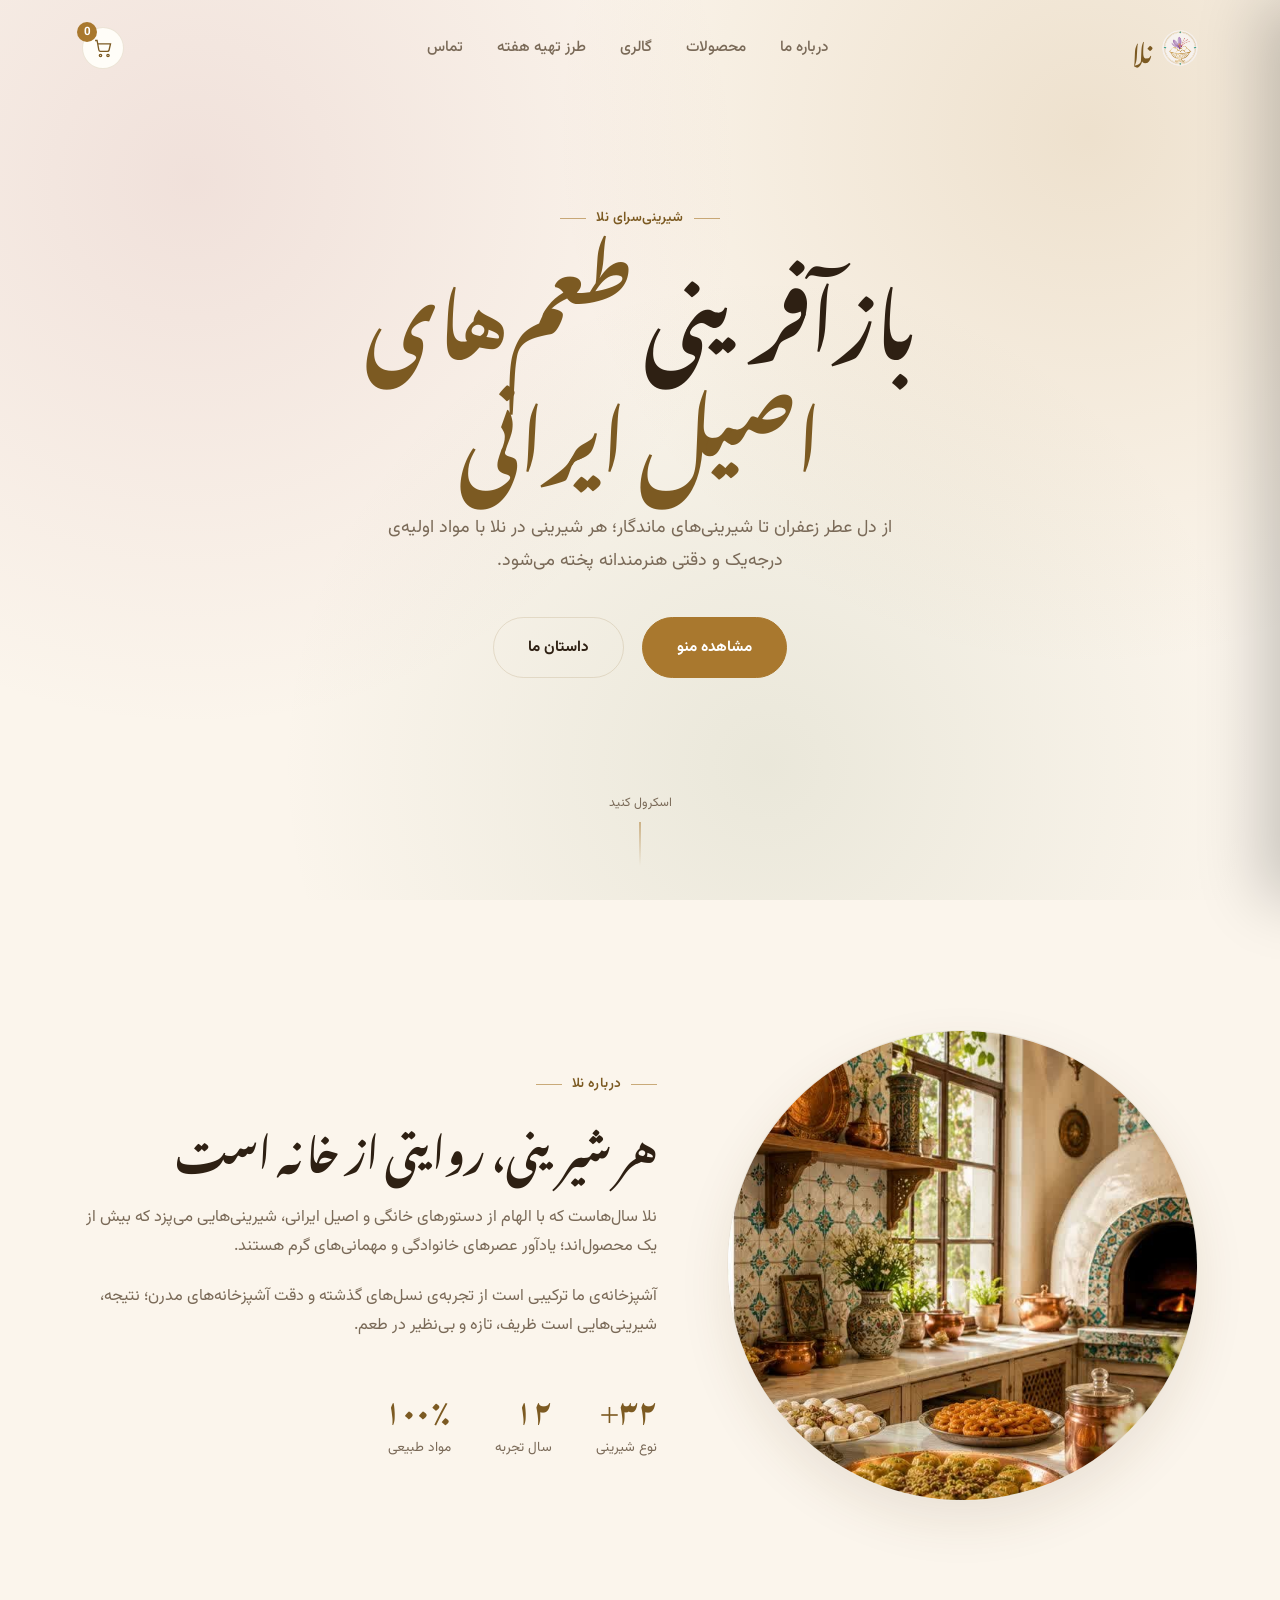
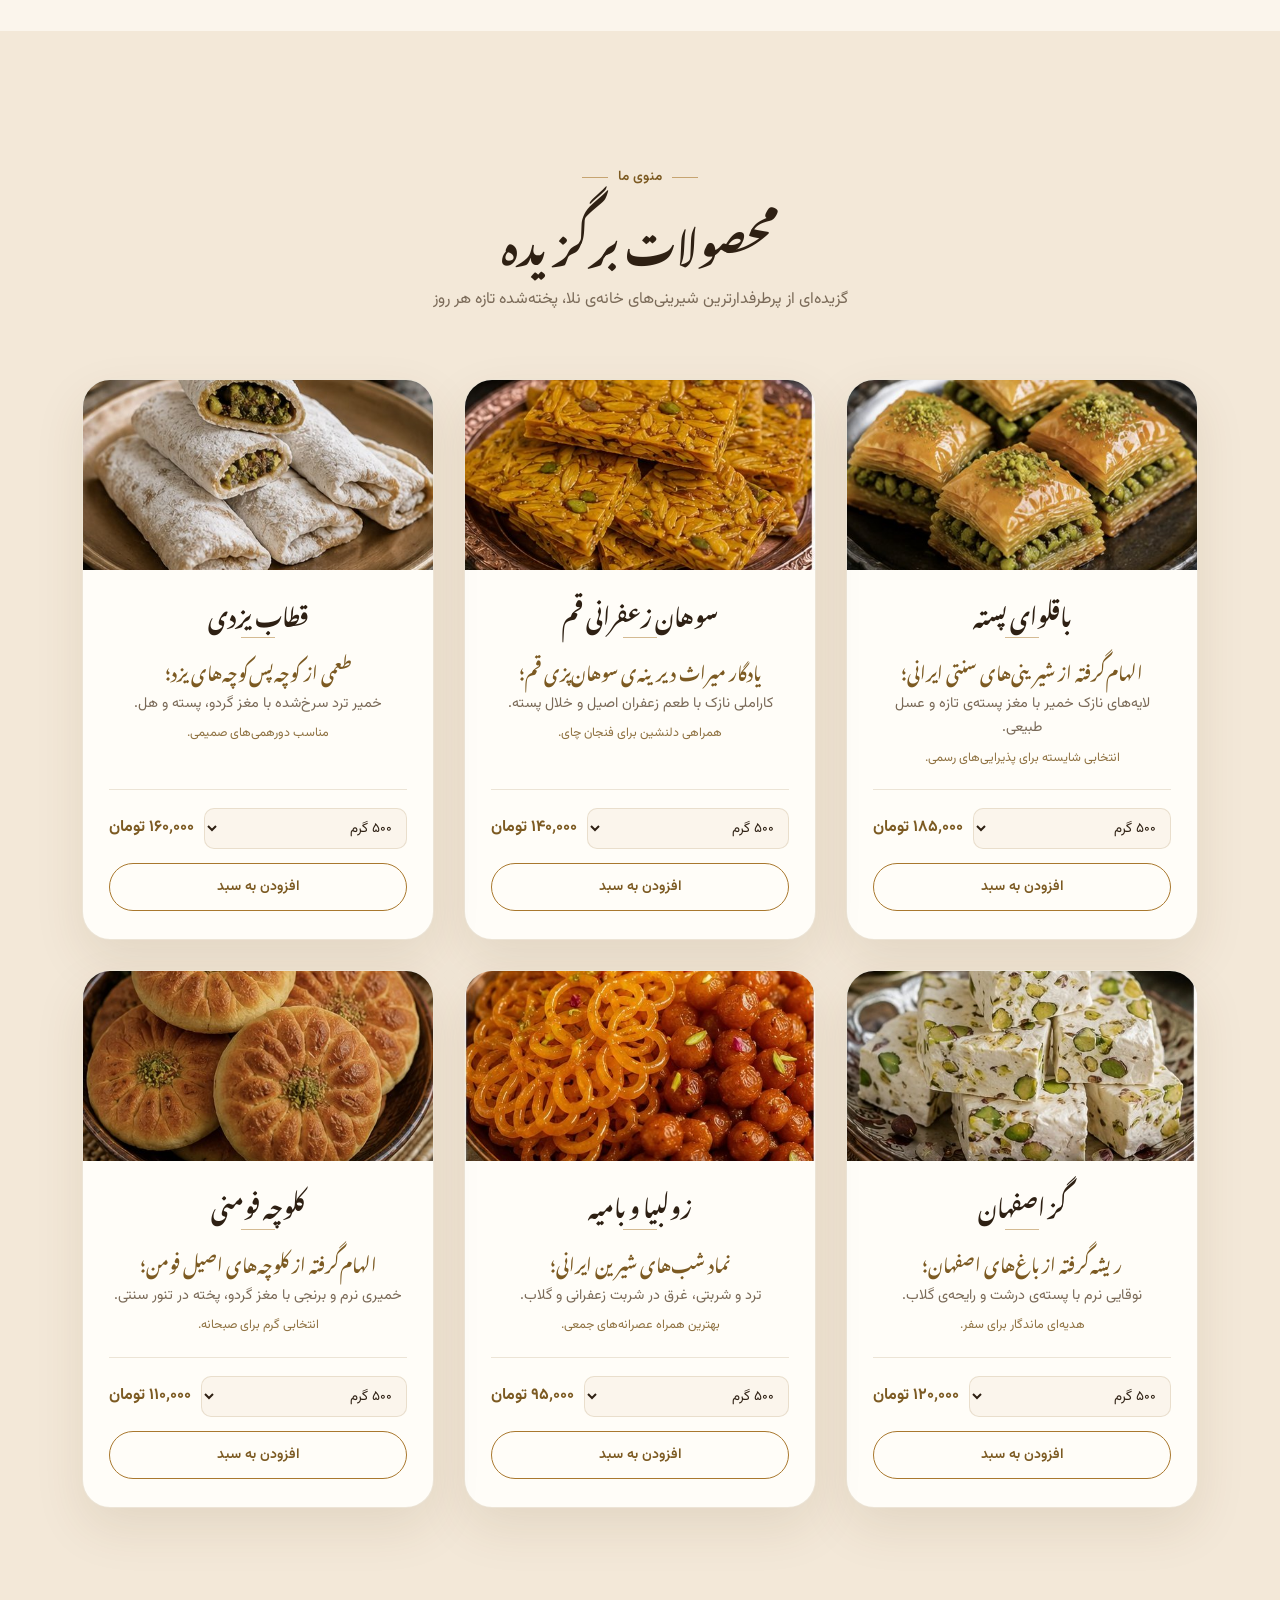
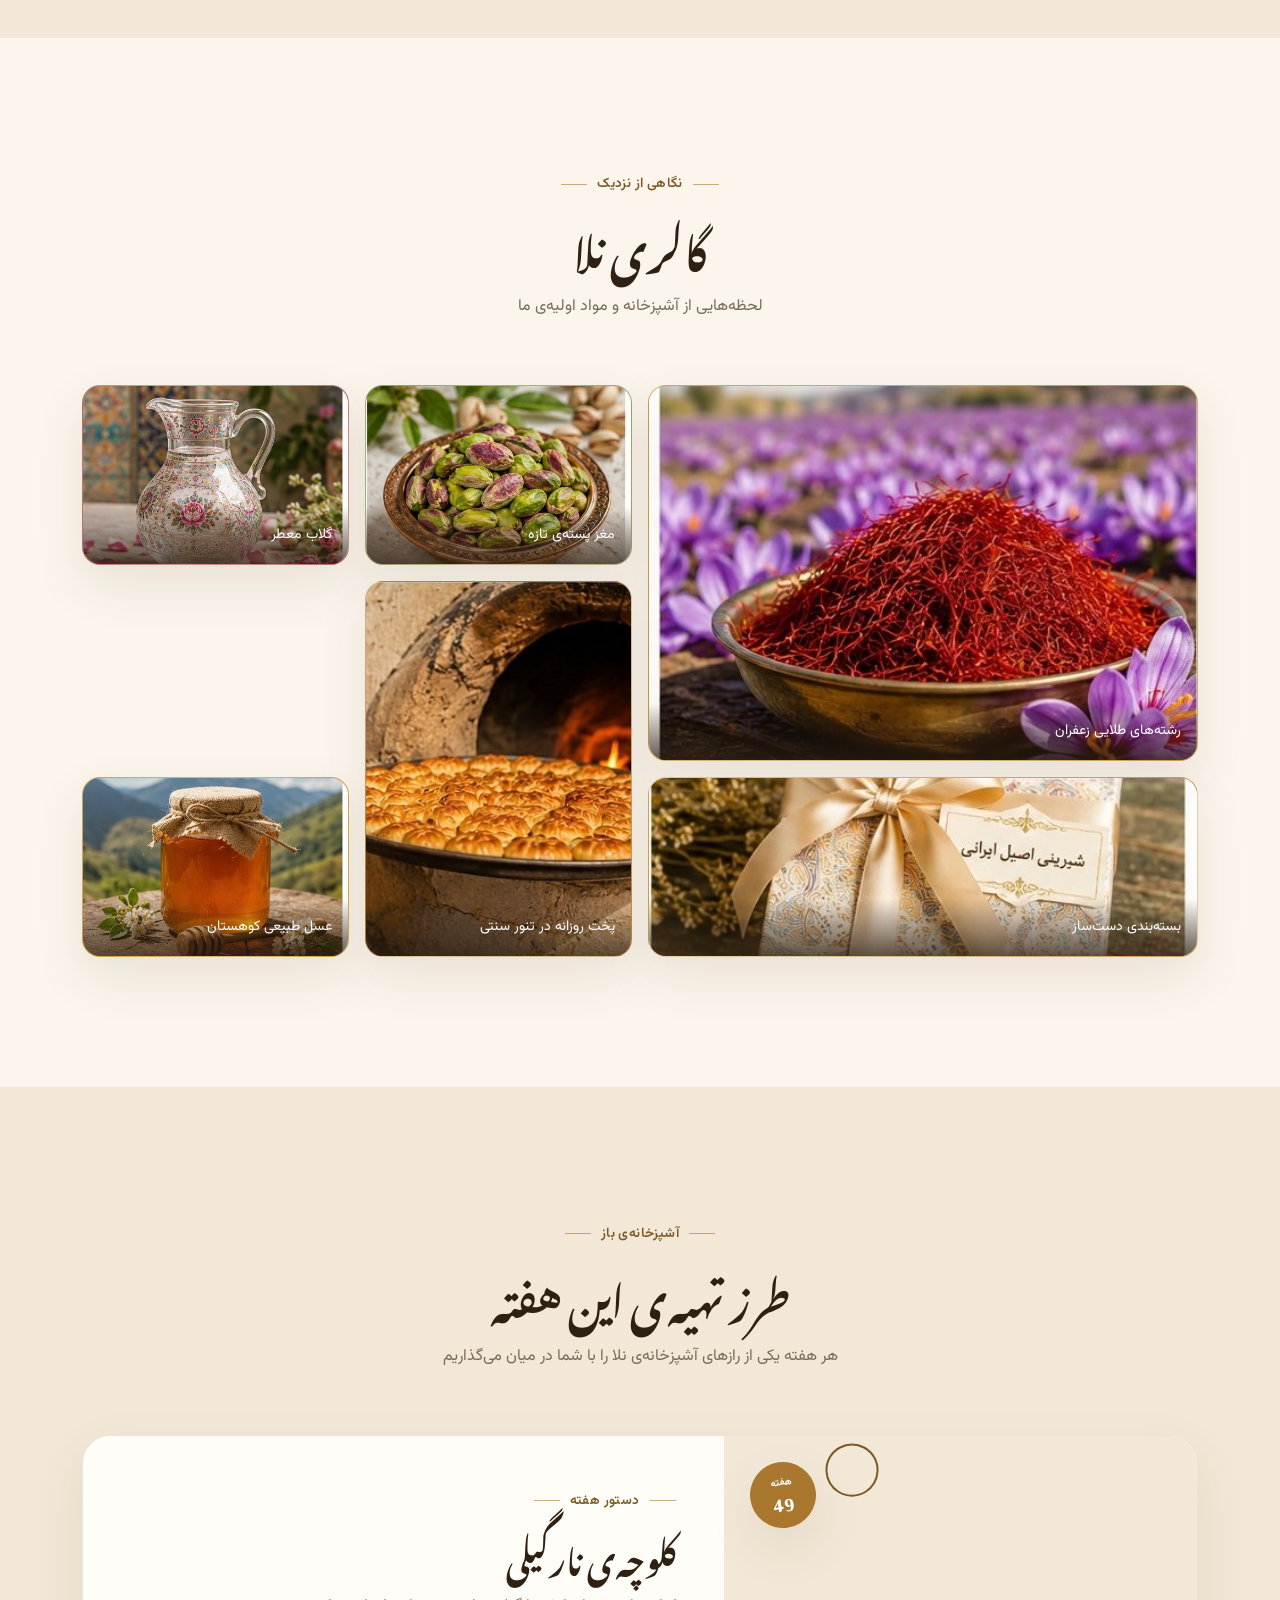
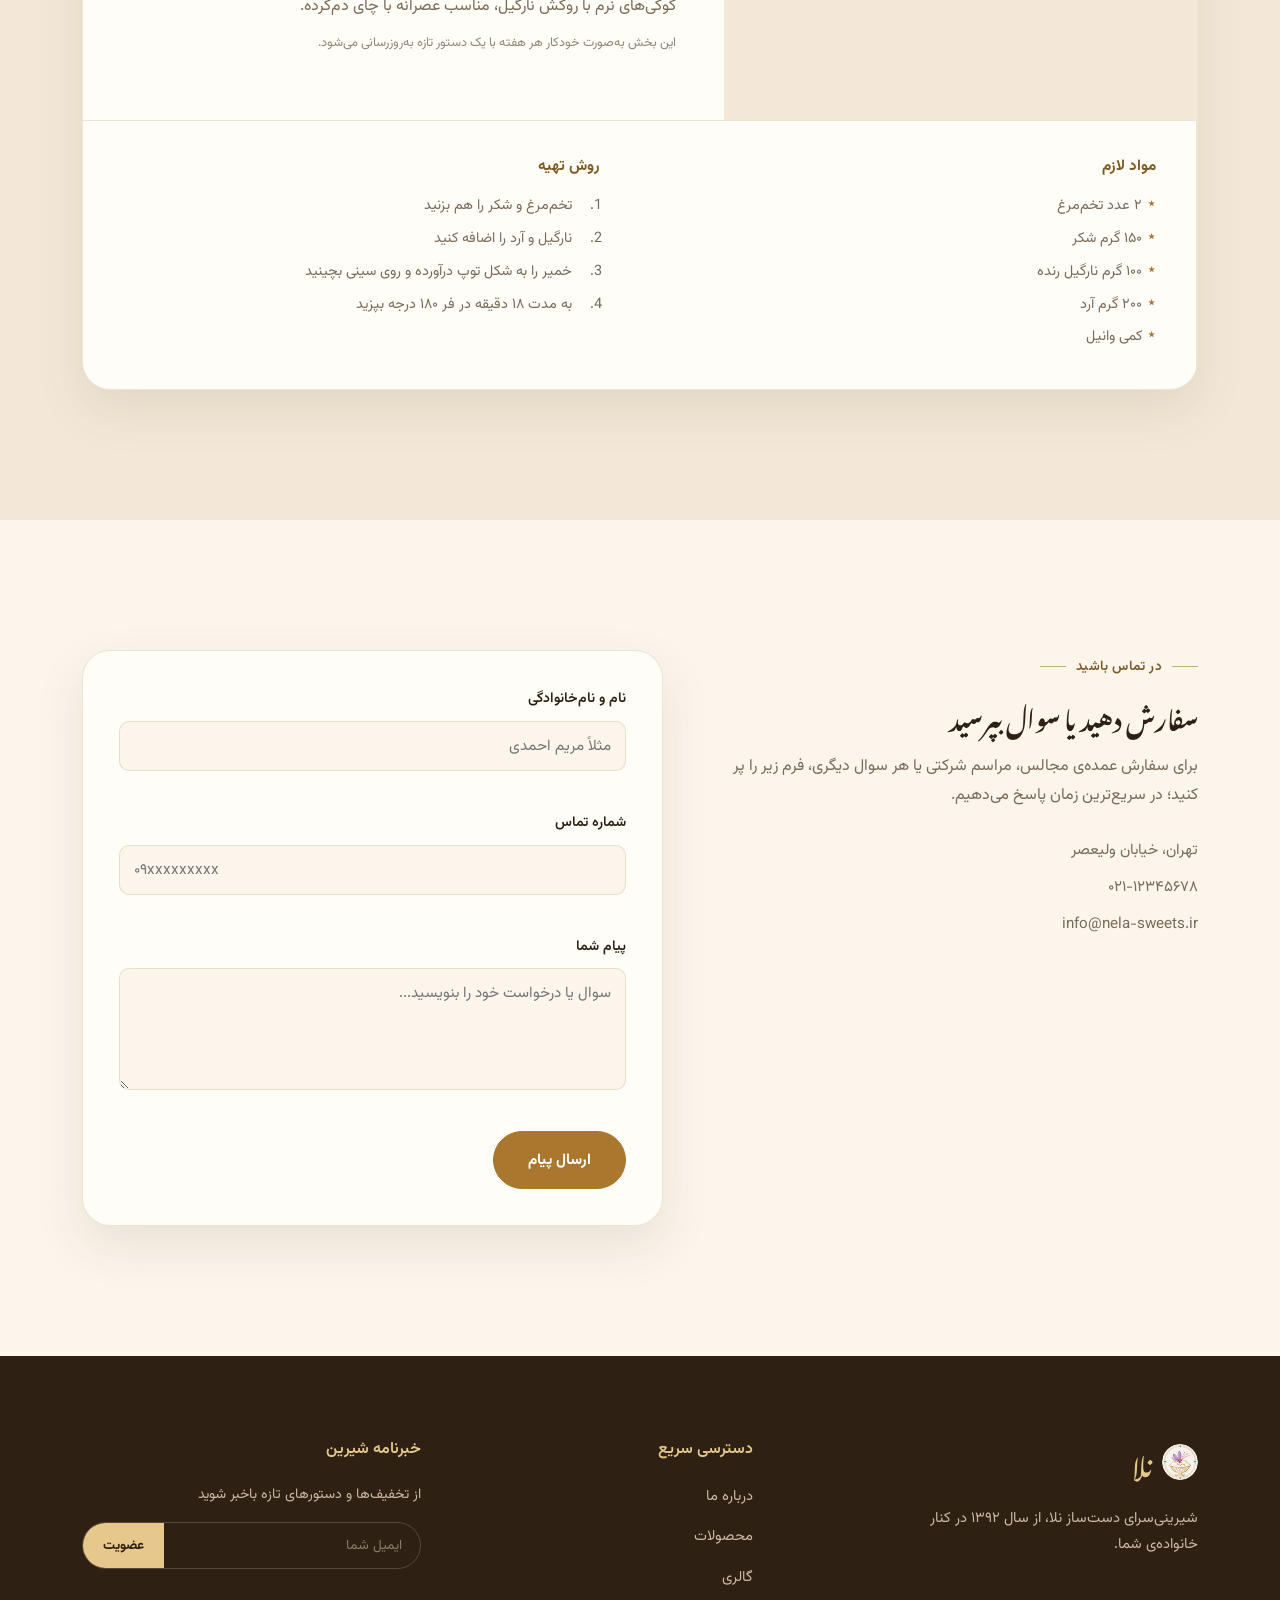
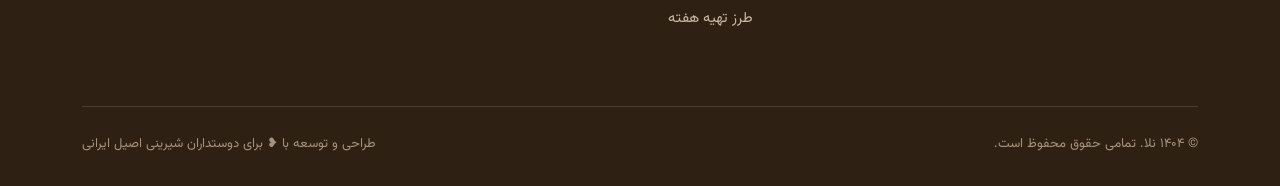
<file: index.html>
<!DOCTYPE html>
<html lang="fa" dir="rtl">
<head>
<meta charset="UTF-8">
<meta name="viewport" content="width=device-width, initial-scale=1.0">
<title>نلا | شیرینی‌سرای دست‌ساز</title>

<!--
  توضیح کلی فایل index.html
  ---------------------------------
  این فایل فقط ساختار (Markup) صفحه را دارد.
  تمام ظاهر و رنگ‌بندی در فایل style.css است.
  تمام رفتار تعاملی (سبد خرید، فرم‌ها، منو) در فایل script.js است.
  هر سه فایل باید کنار هم در یک پوشه باشند تا سایت درست کار کند.
-->

<!-- فونت‌های گوگل: وزیرمتن برای متن معمولی، نستعلیق اردو برای عنوان‌ها -->
<link rel="preconnect" href="https://fonts.googleapis.com">
<link href="https://fonts.googleapis.com/css2?family=Vazirmatn:wght@300;400;500;600;700;800&family=Noto+Nastaliq+Urdu:wght@400;600;700&display=swap" rel="stylesheet">

<!-- فایل استایل اختصاصی سایت -->
<link rel="stylesheet" href="style.css">
</head>
<body>

<!-- ======================================================================
     ۱. هدر و ناوبری
     شامل: لوگو، لینک‌های منو، دکمه‌ی سبد خرید (با نشان تعداد کالا)، و دکمه‌ی
     همبرگری برای موبایل. کلاس «scrolled» توسط جاوااسکریپت هنگام اسکرول
     به این تگ اضافه می‌شود تا پس‌زمینه‌ی هدر تغییر کند.
     ====================================================================== -->
<header class="nav" id="siteNav">
  <div class="container nav-row">

    <div class="brand">
      <span class="brand-icon"><img src="img/logo.png" alt="لوگو نلا"></span>
      <span class="brand-name">نلا</span>
    </div>

    <nav class="nav-links" id="navLinks">
      <a href="#about">درباره ما</a>
      <a href="#products">محصولات</a>
      <a href="#gallery">گالری</a>
      <a href="#recipe">طرز تهیه هفته</a>
      <a href="#contact">تماس</a>
    </nav>

    <div class="nav-actions">
      <!-- دکمه‌ی باز کردن سبد خرید — عدد داخل نشان (badge) با جاوااسکریپت به‌روزرسانی می‌شود -->
      <button class="cart-btn" id="cartBtn" type="button" aria-label="مشاهده سبد خرید">
        <svg viewBox="0 0 24 24" fill="none" stroke="currentColor" stroke-width="1.6">
          <circle cx="9" cy="21" r="1.4"/>
          <circle cx="18" cy="21" r="1.4"/>
          <path d="M2.5 3h2.4l2.1 11.4a2 2 0 0 0 2 1.6h8.3a2 2 0 0 0 2-1.6L21 7H6"/>
        </svg>
        <span class="cart-count" id="cartCount">0</span>
      </button>

      <!-- دکمه‌ی همبرگری، فقط در سایز موبایل نمایش داده می‌شود (در style.css) -->
      <button class="burger" id="burgerBtn" type="button" aria-label="باز کردن منو">
        <span></span><span></span><span></span>
      </button>
    </div>

  </div>
</header>

<!-- ======================================================================
     ۲. بخش قهرمان (Hero)
     ====================================================================== -->
<section class="hero">
  <div class="container hero-inner">
    <p class="eyebrow">شیرینی‌سرای نلا</p>
    <h1 class="reveal">بازآفرینی <span>طعم‌های اصیل ایرانی</span></h1>
    <p class="lead reveal">از دل عطر زعفران تا شیرینی‌های ماندگار؛ هر شیرینی در نلا با مواد اولیه‌ی درجه‌یک و دقتی هنرمندانه پخته می‌شود.</p>
    <div class="hero-actions reveal">
      <a href="#products" class="btn">مشاهده منو</a>
      <a href="#about" class="btn btn-ghost">داستان ما</a>
    </div>
  </div>
  <div class="scroll-cue"><span>اسکرول کنید</span><div class="stick"></div></div>
</section>

<!-- ======================================================================
     ۳. درباره ما
     ====================================================================== -->
<section id="about">
  <div class="container about-grid">
    <div class="about-visual reveal"><img src="img/about-kitchen.jpg" alt="آشپزخانه‌ی سنتی نلا"></div>
    <div class="about-text reveal">
      <div class="eyebrow">درباره نلا</div>
      <h2>هر شیرینی، روایتی از خانه است</h2>
      <p>نلا سال‌هاست که با الهام از دستورهای خانگی و اصیل ایرانی، شیرینی‌هایی می‌پزد که بیش از یک محصول‌اند؛ یادآور عصرهای خانوادگی و مهمانی‌های گرم هستند.</p>
      <p>آشپزخانه‌ی ما ترکیبی است از تجربه‌ی نسل‌های گذشته و دقت آشپزخانه‌های مدرن؛ نتیجه، شیرینی‌هایی است ظریف، تازه و بی‌نظیر در طعم.</p>
      <div class="about-stats">
        <div><b>۳۲+</b><span>نوع شیرینی</span></div>
        <div><b>۱۲</b><span>سال تجربه</span></div>
        <div><b>۱۰۰٪</b><span>مواد طبیعی</span></div>
      </div>
    </div>
  </div>
</section>

<!-- ======================================================================
     ۴. محصولات — بخش اصلیِ سبد خرید
     هر کارت یک دکمه‌ی «افزودن به سبد» دارد که در data-id مشخصه‌ی محصول
     و در data-name و data-price اطلاعات لازم برای جاوااسکریپت نوشته شده.
     خودِ لیست کامل قیمت‌ها هم در script.js (آرایه‌ی PRODUCTS) نگه‌داری
     می‌شود تا محاسبه‌ی مبلغ همیشه از یک منبع مطمئن باشد.
     ====================================================================== -->
<section id="products" class="alt">
  <div class="container">
    <div class="section-head reveal">
      <div class="eyebrow">منوی ما</div>
      <h2>محصولات برگزیده</h2>
      <p>گزیده‌ای از پرطرفدارترین شیرینی‌های خانه‌ی نلا، پخته‌شده تازه هر روز</p>
    </div>

    <div class="products-grid">

      <!-- ---------- کارت محصول ۱: باقلوا ---------- -->
      <article class="product-card reveal">
        <div class="product-photo product-photo--baklava"><img src="img/baghlava.jpg" alt="باقلوای پسته"></div>
        <div class="product-body">
          <h3>باقلوای پسته</h3>
          <div class="name-divider"></div>
          <p>
            <span class="story-lead">الهام‌گرفته از شیرینی‌های سنتی ایرانی؛</span>
            <span class="story-mid">لایه‌های نازک خمیر با مغز پسته‌ی تازه و عسل طبیعی.</span>
            <span class="story-occ">انتخابی شایسته برای پذیرایی‌های رسمی.</span>
          </p>
          <div class="product-footer">
            <div class="weight-row">
              <select class="weight-select" aria-label="انتخاب وزن">
                <option value="250">۲۵۰ گرم</option>
                <option value="500" selected>۵۰۰ گرم</option>
                <option value="1000">۱ کیلوگرم</option>
              </select>
              <span class="unit-price"></span>
            </div>
            <button type="button" class="btn-add" data-id="baklava-pesteh" data-name="باقلوای پسته">
              افزودن به سبد
            </button>
          </div>
        </div>
      </article>

      <!-- ---------- کارت محصول ۲: سوهان ---------- -->
      <article class="product-card reveal">
        <div class="product-photo product-photo--sohan"><img src="img/sohan.jpg" alt="سوهان زعفرانی قم"></div>
        <div class="product-body">
          <h3>سوهان زعفرانی قم</h3>
          <div class="name-divider"></div>
          <p>
            <span class="story-lead">یادگار میراث دیرینه‌ی سوهان‌پزی قم؛</span>
            <span class="story-mid">کاراملی نازک با طعم زعفران اصیل و خلال پسته.</span>
            <span class="story-occ">همراهی دلنشین برای فنجان چای.</span>
          </p>
          <div class="product-footer">
            <div class="weight-row">
              <select class="weight-select" aria-label="انتخاب وزن">
                <option value="250">۲۵۰ گرم</option>
                <option value="500" selected>۵۰۰ گرم</option>
                <option value="1000">۱ کیلوگرم</option>
              </select>
              <span class="unit-price"></span>
            </div>
            <button type="button" class="btn-add" data-id="sohan-ghom" data-name="سوهان زعفرانی قم">
              افزودن به سبد
            </button>
          </div>
        </div>
      </article>

      <!-- ---------- کارت محصول ۳: قطاب ---------- -->
      <article class="product-card reveal">
        <div class="product-photo product-photo--ghotab"><img src="img/ghotab.jpg" alt="قطاب یزدی"></div>
        <div class="product-body">
          <h3>قطاب یزدی</h3>
          <div class="name-divider"></div>
          <p>
            <span class="story-lead">طعمی از کوچه‌پس‌کوچه‌های یزد؛</span>
            <span class="story-mid">خمیر ترد سرخ‌شده با مغز گردو، پسته و هل.</span>
            <span class="story-occ">مناسب دورهمی‌های صمیمی.</span>
          </p>
          <div class="product-footer">
            <div class="weight-row">
              <select class="weight-select" aria-label="انتخاب وزن">
                <option value="250">۲۵۰ گرم</option>
                <option value="500" selected>۵۰۰ گرم</option>
                <option value="1000">۱ کیلوگرم</option>
              </select>
              <span class="unit-price"></span>
            </div>
            <button type="button" class="btn-add" data-id="ghotab-yazdi" data-name="قطاب یزدی">
              افزودن به سبد
            </button>
          </div>
        </div>
      </article>

      <!-- ---------- کارت محصول ۴: گز ---------- -->
      <article class="product-card reveal">
        <div class="product-photo product-photo--gaz"><img src="img/gaz.jpg" alt="گز اصفهان"></div>
        <div class="product-body">
          <h3>گز اصفهان</h3>
          <div class="name-divider"></div>
          <p>
            <span class="story-lead">ریشه‌گرفته از باغ‌های اصفهان؛</span>
            <span class="story-mid">نوقایی نرم با پسته‌ی درشت و رایحه‌ی گلاب.</span>
            <span class="story-occ">هدیه‌ای ماندگار برای سفر.</span>
          </p>
          <div class="product-footer">
            <div class="weight-row">
              <select class="weight-select" aria-label="انتخاب وزن">
                <option value="250">۲۵۰ گرم</option>
                <option value="500" selected>۵۰۰ گرم</option>
                <option value="1000">۱ کیلوگرم</option>
              </select>
              <span class="unit-price"></span>
            </div>
            <button type="button" class="btn-add" data-id="gaz-esfahan" data-name="گز اصفهان">
              افزودن به سبد
            </button>
          </div>
        </div>
      </article>

      <!-- ---------- کارت محصول ۵: زولبیا و بامیه ---------- -->
      <article class="product-card reveal">
        <div class="product-photo product-photo--zoolbia"><img src="img/zoolbia.jpg" alt="زولبیا و بامیه"></div>
        <div class="product-body">
          <h3>زولبیا و بامیه</h3>
          <div class="name-divider"></div>
          <p>
            <span class="story-lead">نماد شب‌های شیرین ایرانی؛</span>
            <span class="story-mid">ترد و شربتی، غرق در شربت زعفرانی و گلاب.</span>
            <span class="story-occ">بهترین همراه عصرانه‌های جمعی.</span>
          </p>
          <div class="product-footer">
            <div class="weight-row">
              <select class="weight-select" aria-label="انتخاب وزن">
                <option value="250">۲۵۰ گرم</option>
                <option value="500" selected>۵۰۰ گرم</option>
                <option value="1000">۱ کیلوگرم</option>
              </select>
              <span class="unit-price"></span>
            </div>
            <button type="button" class="btn-add" data-id="zoolbia-bamie" data-name="زولبیا و بامیه">
              افزودن به سبد
            </button>
          </div>
        </div>
      </article>

      <!-- ---------- کارت محصول ۶: کلوچه ---------- -->
      <article class="product-card reveal">
        <div class="product-photo product-photo--koloocheh"><img src="img/koloocheh.jpg" alt="کلوچه فومنی"></div>
        <div class="product-body">
          <h3>کلوچه فومنی</h3>
          <div class="name-divider"></div>
          <p>
            <span class="story-lead">الهام‌گرفته از کلوچه‌های اصیل فومن؛</span>
            <span class="story-mid">خمیری نرم و برنجی با مغز گردو، پخته در تنور سنتی.</span>
            <span class="story-occ">انتخابی گرم برای صبحانه.</span>
          </p>
          <div class="product-footer">
            <div class="weight-row">
              <select class="weight-select" aria-label="انتخاب وزن">
                <option value="250">۲۵۰ گرم</option>
                <option value="500" selected>۵۰۰ گرم</option>
                <option value="1000">۱ کیلوگرم</option>
              </select>
              <span class="unit-price"></span>
            </div>
            <button type="button" class="btn-add" data-id="koloocheh-fouman" data-name="کلوچه فومنی">
              افزودن به سبد
            </button>
          </div>
        </div>
      </article>

    </div>
  </div>
</section>

<!-- ======================================================================
     ۵. گالری — فقط نمایشی است، نیاز به تعامل ندارد
     ====================================================================== -->
<section id="gallery">
  <div class="container">
    <div class="section-head reveal">
      <div class="eyebrow">نگاهی از نزدیک</div>
      <h2>گالری نلا</h2>
      <p>لحظه‌هایی از آشپزخانه و مواد اولیه‌ی ما</p>
    </div>
    <div class="gallery-grid">
      <div class="gallery-item wide tall reveal gallery-item--saffron"><img class="gallery-photo" src="img/g-saffron.jpg" alt="رشته‌های طلایی زعفران"><div class="caption">رشته‌های طلایی زعفران</div></div>
      <div class="gallery-item reveal gallery-item--pistachio"><img class="gallery-photo" src="img/g-pistachio.jpg" alt="مغز پسته‌ی تازه"><div class="caption">مغز پسته‌ی تازه</div></div>
      <div class="gallery-item reveal gallery-item--rose"><img class="gallery-photo" src="img/g-rosewater.jpg" alt="گلاب معطر"><div class="caption">گلاب معطر</div></div>
      <div class="gallery-item tall reveal gallery-item--oven"><img class="gallery-photo" src="img/g-oven.jpg" alt="پخت روزانه در تنور سنتی"><div class="caption">پخت روزانه در تنور سنتی</div></div>
      <div class="gallery-item wide reveal gallery-item--gift"><img class="gallery-photo" src="img/g-giftwrap.jpg" alt="بسته‌بندی دست‌ساز"><div class="caption">بسته‌بندی دست‌ساز</div></div>
      <div class="gallery-item reveal gallery-item--honey"><img class="gallery-photo" src="img/g-honey.jpg" alt="عسل طبیعی کوهستان"><div class="caption">عسل طبیعی کوهستان</div></div>
    </div>
  </div>
</section>

<!-- ======================================================================
     ۶. طرز تهیه‌ی هفته — محتوایش با جاوااسکریپت و بر اساس شماره‌ی هفته‌ی
     سال، به‌صورت خودکار عوض می‌شود (چهار دستور در چرخش).
     ====================================================================== -->
<section id="recipe" class="alt">
  <div class="container">
    <div class="section-head reveal">
      <div class="eyebrow">آشپزخانه‌ی باز</div>
      <h2>طرز تهیه‌ی این هفته</h2>
      <p>هر هفته یکی از رازهای آشپزخانه‌ی نلا را با شما در میان می‌گذاریم</p>
    </div>

    <div class="recipe-card reveal">
      <div class="recipe-top">
        <div class="recipe-visual">
          <div class="recipe-seal"><span>هفته</span><b id="weekNumber">--</b></div>
          <svg id="recipeIcon" viewBox="0 0 200 200"></svg>
        </div>
        <div class="recipe-body">
          <div class="eyebrow">دستور هفته</div>
          <h2 id="recipeTitle">در حال بارگذاری...</h2>
          <p id="recipeDesc"></p>
          <p class="recipe-note">این بخش به‌صورت خودکار هر هفته با یک دستور تازه به‌روزرسانی می‌شود.</p>
        </div>
      </div>
      <div class="recipe-strip">
        <div class="recipe-strip-item">
          <h4>مواد لازم</h4>
          <ul id="recipeIngredients"></ul>
        </div>
        <div class="recipe-strip-item">
          <h4>روش تهیه</h4>
          <ol id="recipeSteps"></ol>
        </div>
      </div>
    </div>
  </div>
</section>

<!-- ======================================================================
     ۷. تماس با ما — فرم واقعی با اعتبارسنجی سمت کاربر
     ====================================================================== -->
<section id="contact">
  <div class="container contact-grid">
    <div class="reveal">
      <div class="eyebrow">در تماس باشید</div>
      <h2>سفارش دهید یا سوال بپرسید</h2>
      <p class="contact-lead">برای سفارش عمده‌ی مجالس، مراسم شرکتی یا هر سوال دیگری، فرم زیر را پر کنید؛ در سریع‌ترین زمان پاسخ می‌دهیم.</p>
      <ul class="contact-info">
        <li>تهران، خیابان ولیعصر</li>
        <li>۰۲۱-۱۲۳۴۵۶۷۸</li>
        <li>info@nela-sweets.ir</li>
      </ul>
    </div>

    <form class="contact-form reveal" id="contactForm" novalidate>
      <div class="form-row">
        <label for="cName">نام و نام‌خانوادگی</label>
        <input type="text" id="cName" name="cName" placeholder="مثلاً مریم احمدی" required>
        <span class="form-error" id="cNameError"></span>
      </div>
      <div class="form-row">
        <label for="cPhone">شماره تماس</label>
        <input type="tel" id="cPhone" name="cPhone" placeholder="۰۹xxxxxxxxx" required>
        <span class="form-error" id="cPhoneError"></span>
      </div>
      <div class="form-row">
        <label for="cMessage">پیام شما</label>
        <textarea id="cMessage" name="cMessage" rows="4" placeholder="سوال یا درخواست خود را بنویسید..." required></textarea>
        <span class="form-error" id="cMessageError"></span>
      </div>
      <button type="submit" class="btn">ارسال پیام</button>
      <p class="form-success" id="contactSuccess" hidden>پیام شما با موفقیت ارسال شد؛ به‌زودی با شما تماس می‌گیریم.</p>
    </form>
  </div>
</section>

<!-- ======================================================================
     ۸. فوتر — شامل فرم خبرنامه‌ی کوچک
     ====================================================================== -->
<footer>
  <div class="container">
    <div class="footer-grid">
      <div class="footer-brand">
        <div class="brand">
          <span class="brand-icon"><img src="img/logo.png" alt="لوگو نلا"></span>
          <span class="brand-name">نلا</span>
        </div>
        <p>شیرینی‌سرای دست‌ساز نلا، از سال ۱۳۹۲ در کنار خانواده‌ی شما.</p>
      </div>

      <div class="footer-col">
        <h4>دسترسی سریع</h4>
        <ul>
          <li><a href="#about">درباره ما</a></li>
          <li><a href="#products">محصولات</a></li>
          <li><a href="#gallery">گالری</a></li>
          <li><a href="#recipe">طرز تهیه هفته</a></li>
        </ul>
      </div>

      <div class="footer-col">
        <h4>خبرنامه شیرین</h4>
        <p class="footer-note">از تخفیف‌ها و دستورهای تازه باخبر شوید</p>
        <form class="newsletter-form" id="newsletterForm" novalidate>
          <input type="email" id="newsletterEmail" placeholder="ایمیل شما" required>
          <button type="submit">عضویت</button>
        </form>
        <span class="form-error" id="newsletterError"></span>
        <p class="form-success" id="newsletterSuccess" hidden>عضویت شما ثبت شد!</p>
      </div>
    </div>

    <div class="footer-bottom">
      <span>© ۱۴۰۴ نلا. تمامی حقوق محفوظ است.</span>
      <span>طراحی و توسعه با ❥ برای دوستداران شیرینی اصیل ایرانی</span>
    </div>
  </div>
</footer>

<!-- ======================================================================
     ۹. پنل سبد خرید (Cart Drawer)
     یک پنل کشویی که به‌طور پیش‌فرض پنهان است (کلاس open آن را نمایان می‌کند).
     محتوای لیست کالاها به‌طور کامل با جاوااسکریپت ساخته می‌شود.
     ====================================================================== -->
<div class="overlay" id="overlay"></div>

<aside class="cart-drawer" id="cartDrawer" aria-label="سبد خرید">
  <div class="cart-drawer-head">
    <h3>سبد خرید</h3>
    <button type="button" class="icon-btn" id="closeCartBtn" aria-label="بستن سبد خرید">✕</button>
  </div>

  <div class="cart-items" id="cartItems">
    <!-- ردیف‌های سبد خرید اینجا با جاوااسکریپت اضافه می‌شوند -->
    <p class="cart-empty" id="cartEmptyMsg">سبد خرید شما خالی است.</p>
  </div>

  <div class="cart-drawer-foot">
    <div class="cart-total-row">
      <span>جمع کل</span>
      <span id="cartTotal">۰ تومان</span>
    </div>
    <button type="button" class="btn btn-block" id="goToCheckoutBtn" disabled>ادامه و تسویه‌حساب</button>
  </div>
</aside>

<!-- ======================================================================
     ۱۰. پنجره‌ی تسویه‌حساب (Checkout Modal)
     ====================================================================== -->
<div class="modal" id="checkoutModal" aria-hidden="true">
  <div class="modal-box">

    <button type="button" class="icon-btn modal-close" id="closeCheckoutBtn" aria-label="بستن">✕</button>

    <!-- مرحله‌ی ۱: فرم اطلاعات سفارش -->
    <div id="checkoutFormView">
      <h3>تکمیل سفارش</h3>

      <div class="checkout-summary" id="checkoutSummary">
        <!-- خلاصه‌ی سفارش با جاوااسکریپت پر می‌شود -->
      </div>

      <form id="checkoutForm" novalidate>
        <div class="form-row">
          <label for="oName">نام و نام‌خانوادگی</label>
          <input type="text" id="oName" required>
          <span class="form-error" id="oNameError"></span>
        </div>
        <div class="form-row">
          <label for="oPhone">شماره تماس</label>
          <input type="tel" id="oPhone" placeholder="۰۹xxxxxxxxx" required>
          <span class="form-error" id="oPhoneError"></span>
        </div>
        <div class="form-row">
          <label for="oAddress">آدرس کامل</label>
          <textarea id="oAddress" rows="3" required></textarea>
          <span class="form-error" id="oAddressError"></span>
        </div>

        <div class="form-row">
          <span class="form-label-static">نحوه‌ی پرداخت</span>
          <div class="radio-group">
            <label><input type="radio" name="payMethod" value="cod" checked> پرداخت در محل</label>
            <label><input type="radio" name="payMethod" value="card"> کارت به کارت</label>
          </div>
        </div>

        <button type="submit" class="btn btn-block">ثبت نهایی سفارش</button>
      </form>
    </div>

    <!-- مرحله‌ی ۲: پیام موفقیت سفارش (پیش‌فرض پنهان است) -->
    <div id="checkoutSuccessView" hidden>
      <div class="success-icon">✓</div>
      <h3>سفارش شما ثبت شد!</h3>
      <p>شماره‌ی پیگیری سفارش شما: <b id="orderNumber">--</b></p>
      <p class="recipe-note">همکاران ما به‌زودی برای هماهنگی ارسال با شما تماس می‌گیرند.</p>
      <button type="button" class="btn btn-block" id="closeSuccessBtn">باشه، متوجه شدم</button>
    </div>

  </div>
</div>

<!-- ======================================================================
     ۱۱. نوتیفیکیشن کوچک شناور (Toast) — برای پیام «به سبد اضافه شد»
     ====================================================================== -->
<div class="toast" id="toast"></div>

<!-- فایل جاوااسکریپت — حتماً باید بعد از تمام محتوای صفحه لود شود -->
<script src="script.js"></script>
</body>
</html>
</file>
<file: style.css>
/* ============================================================
   style.css — استایل کامل سایت نلا
   ------------------------------------------------------------
   این فایل با CSS خالص و دستی نوشته شده (بدون Bootstrap/Tailwind
   یا هر فریم‌ورک دیگر). ساختار فایل به این ترتیب است:

   ۱.  متغیرهای طراحی (رنگ‌ها، فونت‌ها)
   ۲.  ریست پایه و عناصر عمومی (دکمه‌ها، کانتینر)
   ۳.  هدر و ناوبری
   ۴.  بخش قهرمان (Hero)
   ۵.  بخش درباره‌ی ما
   ۶.  بخش محصولات
   ۷.  بخش گالری
   ۸.  بخش طرز تهیه‌ی هفته
   ۹.  بخش تماس با ما و فرم‌ها
   ۱۰. فوتر
   ۱۱. سبد خرید (Drawer)
   ۱۲. پنجره‌ی تسویه‌حساب (Modal)
   ۱۳. نوتیفیکیشن Toast
   ۱۴. انیمیشن‌های ورود هنگام اسکرول
   ۱۵. واکنش‌گرایی (Responsive / Media Queries)
   ============================================================ */


/* ============================================================
   ۱. متغیرهای طراحی
   همه‌ی رنگ‌ها، فونت‌ها و مقادیر تکرارشونده اینجا تعریف می‌شوند
   تا تغییر کلی ظاهر سایت فقط با ویرایش همین بخش ممکن باشد.
   ============================================================ */
:root{
  /* پالت رنگ: عاجی گرم + طلایی زعفرانی + سبز پسته + صورتی گلاب */
  --bg:            #FBF5EC;
  --bg-soft:       #F3E8D8;
  --surface:       #FFFDF8;
  --surface-line:  rgba(139,100,40,0.16);
  --ink:           #2E2013;
  --ink-dim:       #7a6a58;
  --gold:          #A9782E;
  --gold-deep:     #7C5A22;
  --gold-soft:     #E7C88C;
  --pistachio:     #6F8557;
  --rose:          #B06771;
  --danger:        #B23B3B;

  --shadow:        0 20px 50px rgba(90,60,20,0.10);
  --shadow-lg:     0 30px 70px rgba(90,60,20,0.16);

  --font-display: 'Noto Nastaliq Urdu', serif;
  --font-body:    'Vazirmatn', sans-serif;

  --container: 1180px;
  --radius-lg: 28px;
  --radius-md: 18px;
  --radius-sm: 10px;
  --ease: cubic-bezier(.22,.61,.36,1);
}


/* ============================================================
   ۲. ریست پایه و عناصر عمومی
   ============================================================ */
*{ margin:0; padding:0; box-sizing:border-box; }
html{ scroll-behavior:smooth; }
body{
  background:var(--bg);
  color:var(--ink);
  font-family:var(--font-body);
  line-height:1.8;
  overflow-x:hidden;
}
img, svg{ display:block; max-width:100%; }
a{ color:inherit; text-decoration:none; }
ul{ list-style:none; }
button{ font-family:inherit; cursor:pointer; }
h1, h2, h3{ font-family:var(--font-display); font-weight:700; color:var(--ink); line-height:1.5; }

.container{ max-width:var(--container); margin:0 auto; padding:0 32px; }

.eyebrow{
  display:inline-flex; align-items:center; gap:10px;
  font-size:.85rem; color:var(--gold-deep); font-weight:600; letter-spacing:.4px;
  margin-bottom:18px;
}
.eyebrow::before, .eyebrow::after{ content:''; width:26px; height:1px; background:var(--gold); opacity:.6; }

/* دکمه‌ی اصلی (پرشده با رنگ طلایی) */
.btn{
  display:inline-flex; align-items:center; justify-content:center; gap:10px;
  padding:16px 34px; border-radius:100px;
  background:var(--gold); color:#fff; font-weight:700; font-size:.95rem;
  border:1px solid var(--gold); cursor:pointer;
  transition:transform .3s var(--ease), background .3s var(--ease), box-shadow .3s var(--ease);
}
.btn:hover{ transform:translateY(-3px); background:var(--gold-deep); box-shadow:var(--shadow); }
.btn:disabled{ opacity:.5; cursor:not-allowed; transform:none; }
.btn-ghost{ background:transparent; color:var(--ink); border:1px solid var(--surface-line); }
.btn-ghost:hover{ background:rgba(169,120,46,.08); border-color:var(--gold); color:var(--gold-deep); }
.btn-block{ width:100%; }

.icon-btn{
  width:36px; height:36px; border-radius:50%; border:none; background:transparent;
  font-size:1rem; color:var(--ink-dim); display:flex; align-items:center; justify-content:center;
  transition:background .25s;
}
.icon-btn:hover{ background:var(--bg-soft); color:var(--ink); }

section{ padding:130px 0; position:relative; }
section.alt{ background:var(--bg-soft); }

.section-head{ text-align:center; max-width:600px; margin:0 auto 64px; }
.section-head h2{ font-size:2.6rem; margin-bottom:16px; }
.section-head p{ color:var(--ink-dim); }


/* ============================================================
   ۳. هدر و ناوبری
   ============================================================ */
header.nav{
  position:fixed; inset:0 0 auto 0; z-index:100;
  padding:22px 0;
  transition:padding .4s var(--ease), background .4s var(--ease), box-shadow .4s var(--ease), border-color .4s var(--ease);
  border-bottom:1px solid transparent;
}
/* این کلاس با جاوااسکریپت هنگام اسکرول اضافه می‌شود */
header.nav.scrolled{
  padding:12px 0;
  background:rgba(251,245,236,0.9);
  backdrop-filter:blur(14px) saturate(140%);
  -webkit-backdrop-filter:blur(14px) saturate(140%);
  border-bottom:1px solid var(--surface-line);
  box-shadow:0 10px 30px rgba(90,60,20,.08);
}
.nav-row{ display:flex; align-items:center; justify-content:space-between; gap:16px; }

.brand{ display:flex; align-items:center; gap:9px; }
.brand-icon{ width:36px; height:36px; color:var(--gold-deep); overflow:hidden; border-radius:50%; display:block; }
.brand-icon img{ width:100%; height:100%; object-fit:cover; border-radius:50%; }
.brand-name{ font-family:var(--font-display); font-size:1.8rem; color:var(--gold-deep); white-space:nowrap; }

.nav-links{ display:flex; gap:34px; }
.nav-links a{ position:relative; font-size:.95rem; color:var(--ink-dim); font-weight:500; transition:color .3s; }
.nav-links a::after{ content:''; position:absolute; right:0; bottom:-6px; width:0; height:1px; background:var(--gold); transition:width .35s var(--ease); }
.nav-links a:hover{ color:var(--ink); }
.nav-links a:hover::after{ width:100%; }

.nav-actions{ display:flex; align-items:center; gap:14px; }

/* دکمه‌ی سبد خرید و نشان تعداد کالا */
.cart-btn{
  position:relative; width:42px; height:42px; border-radius:50%;
  background:var(--surface); border:1px solid var(--surface-line); color:var(--gold-deep);
  display:flex; align-items:center; justify-content:center;
  transition:transform .25s, box-shadow .25s;
}
.cart-btn svg{ width:20px; height:20px; }
.cart-btn:hover{ transform:translateY(-2px); box-shadow:var(--shadow); }
.cart-count{
  position:absolute; top:-6px; left:-6px; min-width:20px; height:20px; padding:0 4px;
  background:var(--gold); color:#fff; border-radius:50%;
  font-size:.72rem; font-weight:700; display:flex; align-items:center; justify-content:center;
}

/* دکمه‌ی همبرگری موبایل — پیش‌فرض پنهان، در مدیا-کوئری نمایان می‌شود */
.burger{ display:none; width:26px; height:20px; position:relative; background:none; border:none; padding:0; }
.burger span{ position:absolute; right:0; width:100%; height:1.6px; background:var(--ink); transition:all .3s; }
.burger span:nth-child(1){ top:0; }
.burger span:nth-child(2){ top:9px; }
.burger span:nth-child(3){ top:18px; }
/* حالت باز‌شده‌ی همبرگری، تبدیل به ضربدر (کلاس open با جاوااسکریپت اضافه می‌شود) */
.burger.open span:nth-child(1){ top:9px; transform:rotate(45deg); }
.burger.open span:nth-child(2){ opacity:0; }
.burger.open span:nth-child(3){ top:9px; transform:rotate(-45deg); }


/* ============================================================
   ۴. بخش قهرمان (Hero)
   ============================================================ */
.hero{
  position:relative; min-height:100vh; display:flex; align-items:center;
  padding-top:110px; overflow:hidden;
  background:
    radial-gradient(circle at 15% 20%, rgba(176,103,113,.14), transparent 42%),
    radial-gradient(circle at 85% 15%, rgba(169,120,46,.16), transparent 40%),
    radial-gradient(circle at 60% 85%, rgba(111,133,87,.12), transparent 45%);
}
.hero-inner{ max-width:760px; margin:0 auto; text-align:center; }
.hero h1{ font-size:clamp(2.6rem, 6.4vw, 5rem); margin-bottom:24px; }
.hero h1 span{ color:var(--gold-deep); }
.hero p.lead{ font-size:1.12rem; color:var(--ink-dim); max-width:520px; margin:0 auto 40px; }
.hero-actions{ display:flex; gap:18px; justify-content:center; flex-wrap:wrap; }

.scroll-cue{
  position:absolute; bottom:34px; left:50%; transform:translateX(-50%);
  display:flex; flex-direction:column; align-items:center; gap:8px;
  color:var(--ink-dim); font-size:.78rem;
}
.scroll-cue .stick{ width:1px; height:44px; background:linear-gradient(var(--gold), transparent); position:relative; overflow:hidden; }
.scroll-cue .stick::after{
  content:''; position:absolute; top:-44px; right:0; width:100%; height:100%;
  background:var(--gold-deep); animation:cue 2.2s ease-in-out infinite;
}
@keyframes cue{ 0%{ top:-44px; } 60%,100%{ top:44px; } }


/* ============================================================
   ۵. بخش درباره‌ی ما
   ============================================================ */
.about-grid{ display:grid; grid-template-columns:.9fr 1.1fr; gap:70px; align-items:center; }
.about-visual{
  position:relative; aspect-ratio:1/1; border-radius:50%;
  background:radial-gradient(circle at 35% 30%, #fff, var(--surface));
  border:1px solid var(--surface-line);
  display:flex; align-items:center; justify-content:center;
  box-shadow:var(--shadow); color:var(--gold-deep);
  overflow:hidden;
}
.about-visual svg{ width:56%; }
.about-visual img{ width:100%; height:100%; object-fit:cover; }
.about-text h2{ font-size:2.6rem; margin-bottom:26px; }
.about-text p{ color:var(--ink-dim); margin-bottom:20px; font-size:1.02rem; }
.about-stats{ display:flex; gap:44px; margin-top:36px; flex-wrap:wrap; row-gap:20px; }
.about-stats div b{ display:block; font-family:var(--font-display); font-size:2rem; color:var(--gold-deep); }
.about-stats div span{ font-size:.85rem; color:var(--ink-dim); }


/* ============================================================
   ۶. بخش محصولات
   ============================================================ */
.products-grid{ display:grid; grid-template-columns:repeat(3,1fr); gap:30px; }

.product-card{
  background:var(--surface); border:1px solid var(--surface-line); border-radius:var(--radius-lg);
  overflow:hidden; text-align:center; box-shadow:var(--shadow);
  display:flex; flex-direction:column;
  transition:transform .4s var(--ease), box-shadow .4s var(--ease);
}
.product-card:hover{ transform:translateY(-8px); box-shadow:var(--shadow-lg); }

.product-photo{
  height:190px; overflow:hidden;
  background:var(--bg-soft);
}
.product-photo svg{ width:70%; }
.product-photo img{ width:100%; height:100%; object-fit:cover; transition:transform .5s var(--ease); }
.product-card:hover .product-photo img{ transform:scale(1.06); }

.product-body{ padding:26px 26px 28px; display:flex; flex-direction:column; flex:1; }
.product-card h3{ font-size:1.4rem; margin-bottom:8px; }
.name-divider{ width:34px; height:1px; background:var(--gold); opacity:.5; margin:0 auto 16px; }

.product-card p{ margin-bottom:20px; }
.product-card .story-lead{ display:block; font-family:var(--font-display); color:var(--gold-deep); font-size:1.1rem; font-weight:600; margin-bottom:6px; }
.product-card .story-mid{ display:block; color:var(--ink-dim); font-size:.9rem; line-height:1.7; margin-bottom:6px; }
.product-card .story-occ{ display:block; color:var(--gold-deep); font-size:.78rem; opacity:.85; }

.product-footer{
  margin-top:auto; display:flex; flex-direction:column; gap:14px;
  border-top:1px solid var(--surface-line); padding-top:18px;
}
.price{ font-size:1rem; color:var(--gold-deep); font-weight:700; }

/* ردیف انتخاب وزن (۲۵۰ گرم / ۵۰۰ گرم / ۱ کیلوگرم) و قیمت متناظر با آن.
   این قیمت با تغییر انتخاب کاربر، به‌صورت زنده توسط جاوااسکریپت
   محاسبه و به‌روزرسانی می‌شود (تابع updateCardPrice در script.js). */
.weight-row{ display:flex; align-items:center; justify-content:space-between; gap:10px; }
.weight-select{
  flex:1; font-family:inherit; font-size:.85rem; color:var(--ink);
  background:var(--bg); border:1px solid var(--surface-line); border-radius:var(--radius-sm);
  padding:8px 10px; outline:none; cursor:pointer;
}
.weight-select:focus{ border-color:var(--gold); }
.unit-price{ font-size:1rem; color:var(--gold-deep); font-weight:700; white-space:nowrap; }

/* دکمه‌ی افزودن به سبد */
.btn-add{
  width:100%; padding:12px 20px; border-radius:100px; border:1px solid var(--gold);
  background:transparent; color:var(--gold-deep); font-weight:600; font-size:.88rem;
  transition:background .3s, color .3s;
}
.btn-add:hover{ background:var(--gold); color:#fff; }
/* حالت موقتِ «افزوده شد» — کلاس added با جاوااسکریپت برای چند لحظه اضافه می‌شود */
.btn-add.added{ background:var(--pistachio); border-color:var(--pistachio); color:#fff; }


/* ============================================================
   ۷. بخش گالری
   صرفاً نمایشی است؛ رنگ هر کاشی با گرادینت CSS ساخته شده تا
   نیازی به فایل تصویر خارجی نباشد.
   ============================================================ */
.gallery-grid{ display:grid; grid-template-columns:repeat(4,1fr); grid-auto-rows:180px; gap:16px; }
.gallery-item{
  position:relative; border-radius:var(--radius-md); overflow:hidden;
  border:1px solid var(--surface-line); box-shadow:var(--shadow);
}
.gallery-item.tall{ grid-row:span 2; }
.gallery-item.wide{ grid-column:span 2; }
.gallery-item .gallery-photo{
  position:absolute; inset:0; width:100%; height:100%; object-fit:cover;
  transition:transform .6s var(--ease);
}
.gallery-item:hover .gallery-photo{ transform:scale(1.08); }
.gallery-item .caption{
  position:absolute; inset:auto 0 0 0; padding:16px;
  background:linear-gradient(to top, rgba(46,32,19,.75), transparent);
  color:#fff; font-size:.88rem;
}
.gallery-item--saffron{ background:radial-gradient(circle at 30% 30%,#EBD9A8,#c99a4a); }
.gallery-item--pistachio{ background:radial-gradient(circle at 60% 40%,#DCE3CB,#8fa070); }
.gallery-item--rose{ background:radial-gradient(circle at 40% 60%,#F1D9DA,#B06771); }
.gallery-item--oven{ background:linear-gradient(160deg,#EAD8B8,#a97a3c); }
.gallery-item--gift{ background:linear-gradient(120deg,#F3E4C8,#c9a15f); }
.gallery-item--honey{ background:radial-gradient(circle at 50% 50%,#F0E2BE,#D8A94E); }


/* ============================================================
   ۸. بخش طرز تهیه‌ی هفته
   ============================================================ */
.recipe-card{
  background:var(--surface); border:1px solid var(--surface-line); border-radius:var(--radius-lg);
  box-shadow:var(--shadow); overflow:hidden;
}
.recipe-top{ display:grid; grid-template-columns:.85fr 1.15fr; }
.recipe-visual{
  position:relative; background:var(--bg-soft); display:flex; align-items:center; justify-content:center;
  min-height:280px; color:var(--gold-deep);
}
.recipe-visual svg{ width:60%; }
.recipe-seal{
  position:absolute; top:26px; left:26px; width:66px; height:66px; border-radius:50%;
  background:var(--gold); color:#fff; display:flex; align-items:center; justify-content:center;
  flex-direction:column; font-size:.62rem; font-weight:700; text-align:center; line-height:1.3;
  box-shadow:var(--shadow); transform:rotate(-8deg);
}
.recipe-seal b{ font-family:var(--font-display); font-size:1.15rem; }
.recipe-body{ padding:48px; }
.recipe-body h2{ font-size:2rem; margin-bottom:14px; }
.recipe-body p{ color:var(--ink-dim); margin-bottom:10px; }
.recipe-note{ font-size:.8rem; color:var(--ink-dim); opacity:.8; }

.recipe-strip{ display:grid; grid-template-columns:1fr 1fr; border-top:1px solid var(--surface-line); }
.recipe-strip-item{ padding:32px 40px; border-right:1px solid var(--surface-line); }
.recipe-strip-item:last-child{ border-right:none; }
.recipe-strip-item h4{ font-size:.95rem; color:var(--gold-deep); margin-bottom:12px; }
.recipe-strip-item li{ color:var(--ink-dim); font-size:.9rem; margin-bottom:7px; padding-right:14px; position:relative; }
.recipe-strip-item ul li::before{ content:'٭'; position:absolute; right:0; color:var(--gold); }
.recipe-strip-item ol{ padding-right:14px; }


/* ============================================================
   ۹. بخش تماس با ما و فرم‌ها
   ============================================================ */
.contact-grid{ display:grid; grid-template-columns:.9fr 1.1fr; gap:60px; }
.contact-lead{ color:var(--ink-dim); margin:20px 0 26px; }
.contact-info li{ color:var(--ink-dim); margin-bottom:10px; font-size:.95rem; }

.contact-form{
  background:var(--surface); border:1px solid var(--surface-line); border-radius:var(--radius-lg);
  padding:36px; box-shadow:var(--shadow);
}

/* استایل مشترک تمام فرم‌های سایت (تماس + تسویه‌حساب) */
.form-row{ margin-bottom:20px; display:flex; flex-direction:column; gap:8px; }
.form-row label,
.form-label-static{ font-size:.88rem; color:var(--ink); font-weight:600; }
.form-row input,
.form-row textarea{
  font-family:var(--font-body); font-size:.95rem; color:var(--ink);
  background:var(--bg); border:1px solid var(--surface-line); border-radius:var(--radius-sm);
  padding:12px 14px; outline:none; resize:vertical;
  transition:border-color .25s, box-shadow .25s;
}
.form-row input:focus,
.form-row textarea:focus{ border-color:var(--gold); box-shadow:0 0 0 3px rgba(169,120,46,.12); }
/* حالت خطا — کلاس invalid با جاوااسکریپت هنگام اعتبارسنجی اضافه می‌شود */
.form-row input.invalid,
.form-row textarea.invalid{ border-color:var(--danger); }
.form-error{ font-size:.78rem; color:var(--danger); min-height:1em; }

.radio-group{ display:flex; gap:22px; flex-wrap:wrap; }
.radio-group label{ display:flex; align-items:center; gap:6px; font-size:.9rem; color:var(--ink-dim); font-weight:400; }

.form-success{
  margin-top:16px; padding:12px 16px; border-radius:var(--radius-sm);
  background:rgba(111,133,87,.14); color:#4d5e3d; font-size:.9rem;
}


/* ============================================================
   ۱۰. فوتر
   ============================================================ */
footer{ background:var(--ink); color:#F3E8D8; padding:80px 0 30px; }
footer .eyebrow{ color:var(--gold-soft); }
footer .brand-icon{ color:var(--gold-soft); }
footer .brand-name{ color:var(--gold-soft); }
.footer-grid{ display:grid; grid-template-columns:1.4fr 1fr 1.2fr; gap:50px; margin-bottom:60px; }
.footer-brand p{ color:#cbb9a3; font-size:.92rem; margin-top:18px; max-width:280px; }
.footer-col h4{ font-size:1rem; margin-bottom:18px; color:var(--gold-soft); font-weight:600; }
.footer-col ul li{ margin-bottom:12px; }
.footer-col ul li a{ color:#cbb9a3; font-size:.92rem; transition:color .3s; }
.footer-col ul li a:hover{ color:var(--gold-soft); }
.footer-note{ color:#cbb9a3; font-size:.88rem; margin-bottom:14px; }

.newsletter-form{ display:flex; border:1px solid rgba(243,232,216,.2); border-radius:100px; overflow:hidden; margin-bottom:8px; }
.newsletter-form input{
  flex:1; background:transparent; border:none; padding:12px 18px; color:#F3E8D8;
  font-family:var(--font-body); font-size:.85rem; outline:none;
}
.newsletter-form input::placeholder{ color:#8b7c68; }
.newsletter-form button{
  border:none; background:var(--gold-soft); color:var(--ink); padding:0 20px; font-weight:700;
}
footer .form-error{ color:#e39a9a; }
footer .form-success{ background:rgba(111,133,87,.22); color:#cfe0c2; }

.footer-bottom{
  display:flex; justify-content:space-between; align-items:center; padding-top:26px;
  border-top:1px solid rgba(243,232,216,.15); font-size:.82rem; color:#a5937d; flex-wrap:wrap; gap:14px;
}


/* ============================================================
   ۱۱. سبد خرید (Cart Drawer)
   یک پنل ثابت که از سمت راست صفحه باز می‌شود. با کلاس «open» که
   جاوااسکریپت اضافه/حذف می‌کند، نمایان یا پنهان می‌شود.
   ============================================================ */

/* پرده‌ی نیمه‌شفاف پشت پنل، برای بستن با کلیک بیرون از پنل */
.overlay{
  position:fixed; inset:0; background:rgba(30,20,10,.45);
  opacity:0; pointer-events:none; transition:opacity .35s var(--ease);
  z-index:200;
}
.overlay.open{ opacity:1; pointer-events:auto; }

.cart-drawer{
  position:fixed; top:0; bottom:0; right:0; width:min(400px, 92vw);
  background:var(--surface); z-index:201; box-shadow:-20px 0 60px rgba(0,0,0,.2);
  display:flex; flex-direction:column;
  transform:translateX(100%); transition:transform .4s var(--ease);
}
.cart-drawer.open{ transform:translateX(0); }

.cart-drawer-head{
  display:flex; align-items:center; justify-content:space-between;
  padding:22px 24px; border-bottom:1px solid var(--surface-line);
}
.cart-drawer-head h3{ font-size:1.3rem; }

.cart-items{ flex:1; overflow-y:auto; padding:18px 24px; }
.cart-empty{ color:var(--ink-dim); text-align:center; margin-top:40px; font-size:.92rem; }

/* یک ردیف کالا در سبد خرید — این کل بلوک با جاوااسکریپت ساخته می‌شود */
.cart-row{
  display:flex; align-items:center; gap:12px;
  padding:14px 0; border-bottom:1px solid var(--surface-line);
}
.cart-row-info{ flex:1; min-width:0; }
.cart-row-info h5{ font-size:.95rem; font-weight:600; margin-bottom:4px; }
.cart-row-info span{ font-size:.82rem; color:var(--ink-dim); }

.qty-control{ display:flex; align-items:center; gap:8px; }
.qty-control button{
  width:26px; height:26px; border-radius:50%; border:1px solid var(--surface-line);
  background:var(--bg); color:var(--ink); font-size:.9rem; display:flex; align-items:center; justify-content:center;
}
.qty-control button:hover{ border-color:var(--gold); color:var(--gold-deep); }
.qty-control span{ min-width:18px; text-align:center; font-size:.9rem; }

.cart-row-remove{
  background:none; border:none; color:var(--ink-dim); font-size:.85rem;
  padding:4px; transition:color .25s;
}
.cart-row-remove:hover{ color:var(--danger); }

.cart-drawer-foot{ padding:22px 24px; border-top:1px solid var(--surface-line); }
.cart-total-row{ display:flex; justify-content:space-between; font-weight:700; margin-bottom:16px; font-size:1.05rem; }


/* ============================================================
   ۱۲. پنجره‌ی تسویه‌حساب (Modal)
   ============================================================ */
.modal{
  position:fixed; inset:0; z-index:300;
  display:flex; align-items:center; justify-content:center; padding:20px;
  background:rgba(30,20,10,.5);
  opacity:0; pointer-events:none; transition:opacity .3s var(--ease);
}
.modal.open{ opacity:1; pointer-events:auto; }

.modal-box{
  position:relative; width:min(520px, 100%); max-height:88vh; overflow-y:auto;
  background:var(--surface); border-radius:var(--radius-lg); padding:40px;
  box-shadow:var(--shadow-lg);
  transform:translateY(16px); transition:transform .35s var(--ease);
}
.modal.open .modal-box{ transform:translateY(0); }

.modal-close{ position:absolute; top:16px; left:16px; }
.modal-box h3{ font-size:1.5rem; margin-bottom:18px; text-align:center; }

.checkout-summary{
  background:var(--bg-soft); border-radius:var(--radius-md); padding:16px 18px; margin-bottom:24px;
}
.checkout-summary-row{ display:flex; justify-content:space-between; font-size:.88rem; color:var(--ink-dim); padding:5px 0; }
.checkout-summary-total{ display:flex; justify-content:space-between; font-weight:700; margin-top:8px; padding-top:10px; border-top:1px solid var(--surface-line); }

#checkoutSuccessView{ text-align:center; }
.success-icon{
  width:60px; height:60px; border-radius:50%; background:var(--pistachio); color:#fff;
  font-size:1.6rem; display:flex; align-items:center; justify-content:center; margin:0 auto 18px;
}
#checkoutSuccessView p{ color:var(--ink-dim); margin-bottom:8px; }
#checkoutSuccessView .btn{ margin-top:18px; }


/* ============================================================
   ۱۳. نوتیفیکیشن Toast
   یک پیام کوچک که برای چند ثانیه پایین صفحه ظاهر می‌شود.
   ============================================================ */
.toast{
  position:fixed; bottom:26px; left:50%; transform:translateX(-50%) translateY(20px);
  background:var(--ink); color:#F3E8D8; padding:14px 26px; border-radius:100px;
  font-size:.88rem; box-shadow:var(--shadow-lg); z-index:400;
  opacity:0; pointer-events:none; transition:opacity .3s var(--ease), transform .3s var(--ease);
}
.toast.show{ opacity:1; transform:translateX(-50%) translateY(0); }


/* ============================================================
   ۱۴. انیمیشن‌های ورود هنگام اسکرول
   کلاس reveal ابتدا محو/پایین است؛ وقتی جاوااسکریپت (با
   IntersectionObserver) کلاس in را اضافه کند، ظاهر می‌شود.
   ============================================================ */
.reveal{ opacity:0; transform:translateY(30px); transition:opacity .8s var(--ease), transform .8s var(--ease); }
.reveal.in{ opacity:1; transform:translateY(0); }

@media (prefers-reduced-motion: reduce){
  *{ animation:none !important; transition:none !important; }
}


/* ============================================================
   ۱۵. واکنش‌گرایی
   ============================================================ */

/* تبلت بزرگ به پایین: منوی اصلی جمع می‌شود، همبرگری نمایان می‌شود */
@media (max-width:1080px){
  .container{ padding:0 24px; }
  .nav-links{ display:none; }
  .burger{ display:block; }
}

@media (max-width:980px){
  .about-grid{ grid-template-columns:1fr; }
  .about-visual{ max-width:300px; margin:0 auto; }
  .products-grid{ grid-template-columns:repeat(2,1fr); }
  .gallery-grid{ grid-template-columns:repeat(2,1fr); }
  .recipe-top{ grid-template-columns:1fr; }
  .recipe-strip{ grid-template-columns:1fr; }
  .recipe-strip-item{ border-right:none; border-top:1px solid var(--surface-line); }
  .footer-grid{ grid-template-columns:1fr 1fr; }
  .contact-grid{ grid-template-columns:1fr; }
}

@media (max-width:720px){
  section{ padding:80px 0; }
  .hero{ padding-top:100px; }
  .products-grid{ grid-template-columns:1fr; }
  .gallery-grid{ grid-template-columns:repeat(2,1fr); grid-auto-rows:140px; }
  .gallery-item.wide{ grid-column:span 2; }
  .footer-grid{ grid-template-columns:1fr; gap:36px; }
  .recipe-body{ padding:30px 24px; }
  .recipe-strip-item{ padding:24px 20px; }
  .about-stats{ gap:26px; }
  .modal-box{ padding:28px 22px; }
}

@media (max-width:480px){
  .container{ padding:0 18px; }
  .section-head h2{ font-size:2rem; }
  .about-text h2{ font-size:2rem; }
  .recipe-body h2{ font-size:1.6rem; }
  .product-card h3{ font-size:1.25rem; }
  .btn{ padding:14px 26px; font-size:.88rem; }
  .about-stats{ gap:20px; }
  .about-stats div b{ font-size:1.5rem; }
  .gallery-grid{ grid-auto-rows:120px; }
  .cart-drawer{ width:100vw; }
}
</file>
